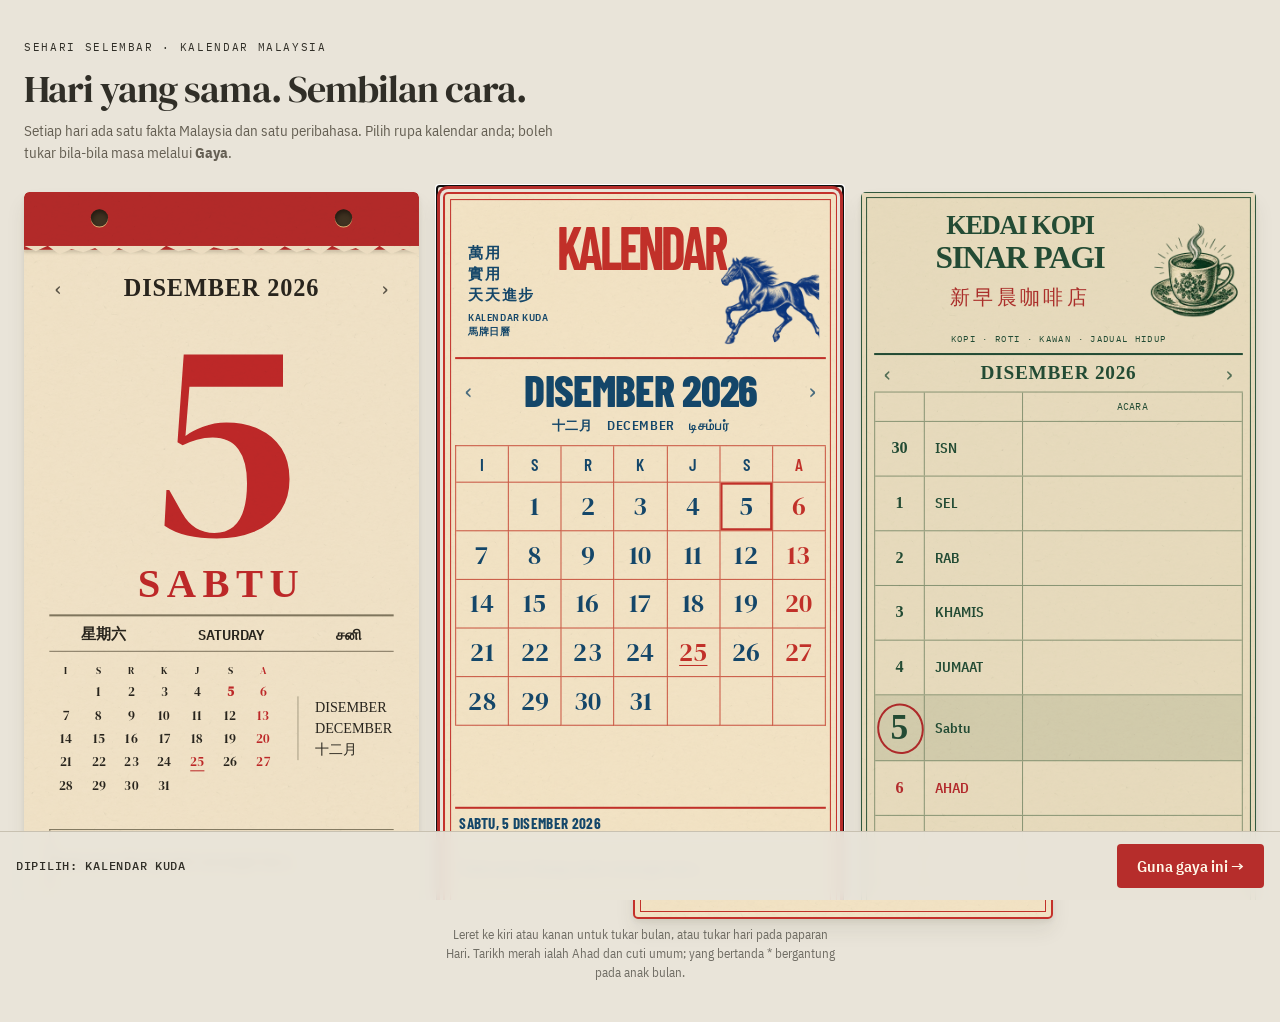
<file: kalendar/index.html>
<!doctype html>
<html lang="ms">
<head>
  <meta charset="utf-8">
  <meta name="viewport" content="width=device-width, initial-scale=1, viewport-fit=cover">
  <title>Sehari Selembar · Kalendar Fakta &amp; Peribahasa</title>
  <meta name="description" content="Kalendar gaya lama Malaysia: fakta, peribahasa dan jadual acara untuk setiap hari, dalam sembilan gaya. Import dari Google Calendar, Apple Calendar, Outlook atau Notion.">
  <meta name="theme-color" content="#c4312b">
  <link rel="manifest" href="manifest.webmanifest">
  <link rel="icon" href="icons/icon.svg" type="image/svg+xml">
  <link rel="apple-touch-icon" href="icons/apple-touch-icon.png">
  <meta name="apple-mobile-web-app-capable" content="yes">
  <meta name="apple-mobile-web-app-title" content="Sehari Selembar">
  <link rel="stylesheet" href="design.css">
  <link rel="stylesheet" href="styles.css">
</head>
<body data-style="kuda">
  <div class="app" id="app">
    <header class="topbar">
      <span class="brand">Sehari Selembar</span>
      <nav class="top-actions" aria-label="Aplikasi">
        <button type="button" class="chip" id="todayBtn">Hari ini</button>
        <button type="button" class="chip" id="themeBtn" aria-haspopup="dialog">Gaya</button>
        <button type="button" class="chip" id="importBtn" aria-haspopup="dialog">Import</button>
        <button type="button" class="chip" id="soundBtn" aria-pressed="true">Bunyi</button>
        <button type="button" class="chip" id="installBtn" hidden>Pasang</button>
      </nav>
    </header>
    <main class="desk">
      <div class="stage" id="stage"><div class="flip-shade" id="flipShade" aria-hidden="true"></div></div>
      <section class="leaf" id="leaf" aria-label="Helaian hari ini" aria-live="polite"></section>
    </main>
    <p class="smallprint">Leret ke kiri atau kanan untuk tukar bulan, atau tukar hari pada paparan Hari. Tarikh merah ialah Ahad dan cuti umum; yang bertanda * bergantung pada anak bulan.</p>
  </div>

  <dialog id="eventDialog" class="event-dialog" aria-labelledby="eventTitle">
    <form id="eventForm">
      <div class="dialog-heading"><h2 id="eventTitle">Tambah acara</h2><button type="button" class="close-dialog" aria-label="Tutup">×</button></div>
      <label>Nama acara<input name="title" autocomplete="off" placeholder="Contoh: Makan keluarga" maxlength="80" required></label>
      <div class="form-row"><label>Tarikh<input name="date" type="date" min="1900-01-01" max="2100-12-31" required></label><label>Masa<input name="time" type="time" value="09:00" required></label></div>
      <label>Tempat <span>(pilihan)</span><input name="place" autocomplete="off" placeholder="Rumah, pejabat…" maxlength="100"></label>
      <button class="save-event" type="submit">Simpan acara</button>
      <button class="delete-event" type="button" id="deleteEvent" hidden>Padam acara ini</button>
    </form>
  </dialog>

  <dialog id="importDialog" class="event-dialog import-dialog" aria-labelledby="importTitle">
    <div class="dialog-heading"><h2 id="importTitle">Import kalendar</h2><button type="button" class="close-dialog" aria-label="Tutup">×</button></div>
    <p class="imp-lead">Bawa masuk acara dari kalendar yang anda guna sekarang. Semuanya kekal dalam pelayar ini.</p>

    <section class="imp-block">
      <h3>Dari fail</h3>
      <label class="imp-drop">Pilih fail .ics, .zip atau .csv<input id="importFile" type="file" accept=".ics,.ical,.ifb,.zip,.csv,text/calendar,text/csv,application/zip" multiple></label>
      <details><summary>Google Calendar</summary><p>Di komputer, buka calendar.google.com → Tetapan → <b>Import &amp; eksport</b> → <b>Eksport</b>. Pilih fail .zip yang dimuat turun di sini; tak perlu nyahzip.</p></details>
      <details><summary>Apple Calendar (Mac / iCloud)</summary><p>Mac: pilih kalendar, kemudian <b>Fail → Eksport → Eksport…</b> untuk dapatkan fail .ics. iPhone: kongsi kalendar sebagai <b>Kalendar Awam</b> di iCloud dan guna pautan di bawah.</p></details>
      <details><summary>Outlook</summary><p>Outlook web: <b>Tetapan → Kalendar → Kalendar dikongsi → Terbitkan kalendar</b>, salin pautan ICS ke bahagian pautan. Outlook desktop: <b>Fail → Simpan Kalendar</b> sebagai .ics.</p></details>
      <details><summary>Notion</summary><p>Pada pangkalan data kalendar Notion, tekan <b>••• → Export → Markdown &amp; CSV</b>. Pilih fail .csv (atau .zip) di sini. Lajur nama dan tarikh dikesan sendiri.</p></details>
    </section>

    <section class="imp-block">
      <h3>Dari pautan langganan</h3>
      <form id="importUrlForm" class="imp-url">
        <label>Pautan iCal<input name="url" type="url" inputmode="url" placeholder="https://… atau webcal://…" required autocomplete="off"></label>
        <label>Nama <span>(pilihan)</span><input name="name" maxlength="60" placeholder="cth: Kerja" autocomplete="off"></label>
        <button class="save-event" type="submit">Langgan</button>
      </form>
      <details><summary>Di mana pautannya?</summary><p><b>Google:</b> Tetapan kalendar → Integrasikan kalendar → <b>Alamat rahsia dalam format iCal</b>. <b>Apple:</b> Kongsi kalendar → Kalendar Awam → salin pautan webcal://. <b>Outlook:</b> pautan ICS dari Terbitkan kalendar. <b>Notion Calendar:</b> mana-mana kalendar yang memberi pautan .ics.</p><p>Langganan disegerak semula bila aplikasi dibuka. Pautan rahsia memberi akses baca kepada kalendar itu, jadi jangan kongsi.</p></details>
    </section>

    <p class="imp-status" id="importStatus" role="status" aria-live="polite"></p>
    <section class="imp-block"><h3>Kalendar diimport</h3><div id="importSources"></div></section>
  </dialog>

  <div class="onboard" id="onboard" hidden>
    <div class="ob-inner" role="dialog" aria-modal="true" aria-labelledby="obTitle">
      <button type="button" class="ob-close" id="obClose" aria-label="Tutup" hidden>×</button>
      <p class="eyebrow">SEHARI SELEMBAR · KALENDAR MALAYSIA</p>
      <h1 id="obTitle">Hari yang sama. Sembilan cara.</h1>
      <p class="ob-sub">Setiap hari ada satu fakta Malaysia dan satu peribahasa. Pilih rupa kalendar anda; boleh tukar bila-bila masa melalui <b>Gaya</b>.</p>
      <div class="ob-grid" id="obGrid" role="radiogroup" aria-label="Gaya kalendar"></div>
      <div class="ob-bar"><span class="ob-picked" id="obPicked"></span><button type="button" class="ob-go" id="obGo">Guna gaya ini →</button></div>
    </div>
  </div>

  <p id="announcement" class="sr-only" role="status" aria-live="polite"></p>
  <script src="data/holidays.js"></script>
  <script src="data/facts.js"></script>
  <script src="data/peribahasa.js"></script>
  <script src="import.js"></script>
  <script src="app.js"></script>
</body>
</html>
</file>
<file: kalendar/design.css>
@import url('assets/fonts.css');

:root{color-scheme:light;--board:#e9e4d9;--ui:'IBM Plex Sans Condensed',Arial,sans-serif;--serif:'DM Serif Display',Georgia,serif;--display:'Barlow Condensed','Arial Narrow',sans-serif;--mono:'IBM Plex Mono',monospace}
*{box-sizing:border-box}
body{margin:0;background:var(--board);color:#302e27;font-family:var(--ui);font-size:16px}
button,input,textarea{font:inherit}
button,a,input,textarea{-webkit-tap-highlight-color:transparent}
button{cursor:pointer}
button:focus-visible,a:focus-visible,input:focus-visible,textarea:focus-visible{outline:3px solid #c18a28;outline-offset:4px}
a{color:inherit;text-underline-offset:4px}
.gallery-header{max-width:1340px;margin:0 auto;padding:58px 36px 38px;display:flex;justify-content:space-between;gap:40px;border-bottom:1px solid #c8c1b1}
.eyebrow{font-family:var(--mono);font-size:11px;letter-spacing:.15em;margin:0 0 14px}
h1{font-family:var(--serif);font-weight:400;font-size:clamp(30px,3vw,46px);line-height:1.1;letter-spacing:-.025em;margin:0}
.gallery-intro{width:285px;padding-top:3px;flex-shrink:0}
.gallery-intro p{margin:0 0 8px;line-height:1.45;font-size:15px;color:#655f53}
.gallery-intro p:first-child{color:#302e27;font-size:18px;font-weight:600}
.studies{max-width:1340px;margin:auto;padding:40px 36px 70px;display:grid;grid-template-columns:repeat(3,minmax(0,1fr));gap:48px 34px;align-items:start}
.study{min-width:0}
.study-heading{display:flex;align-items:center;justify-content:space-between;gap:12px;margin-bottom:15px}
.study-heading h2{font-family:var(--serif);font-size:23px;letter-spacing:-.03em;font-weight:400;margin:0}
.study-heading .number{font-family:var(--mono);font-size:11px;margin-right:9px;color:#7d7464;vertical-align:middle}
.study-link{font-family:var(--mono);font-size:10px;white-space:nowrap;text-decoration:none;padding:6px 0;border-bottom:1px solid #a69b86}
.study-description{margin:13px 0 0;color:#6c6559;font-size:14px;line-height:1.4;max-width:350px}
.screen{--paper:#f2e7d0;--ink:#28251e;--accent:#bf2c2d;--line:#b4a489;--button-ink:#fff4df;position:relative;isolation:isolate;width:100%;min-height:758px;padding:24px 24px 18px;background:var(--paper);color:var(--ink);border-radius:5px;box-shadow:0 3px 5px #37302113,0 12px 20px #37302113;overflow:hidden;display:flex;flex-direction:column;container-type:inline-size}
.screen:after{content:'';position:absolute;inset:0;background-image:url('assets/paper-grain.webp');background-size:500px;opacity:.25;mix-blend-mode:multiply;pointer-events:none;z-index:5}
.screen>*{position:relative;z-index:1}
.screen button{color:inherit}
.month-heading{font-family:var(--serif);font-weight:400;margin:0;line-height:1.04;letter-spacing:-.055em;font-size:38px;white-space:nowrap}
.month-heading.split{white-space:normal}
.month-heading.split .year{display:block}
.multilingual{display:flex;align-items:center;justify-content:center;gap:12px;font-size:13px;margin:9px 0 15px;letter-spacing:.04em;line-height:1.4}
.month-title-wrap{position:relative}
.month-nav{display:flex;align-items:center;justify-content:space-between;gap:3px}
.month-nav .month-heading{text-align:center;flex:1;min-width:0}
.nav-arrow{border:0;background:transparent;color:inherit;padding:5px;font-size:25px;line-height:1;width:26px;flex:0 0 26px;opacity:.75}
.nav-arrow:hover{opacity:1;background:#00000008}
.calendar{display:grid;grid-template-columns:repeat(7,minmax(0,1fr));width:100%;font-family:var(--serif);align-content:start}
.weekday{font-size:13px;text-align:center;min-height:29px;display:grid;place-items:center;font-weight:400}
.date-cell{border:0;background:transparent;min-width:0;height:44px;display:grid;place-items:center;font-family:var(--serif);font-size:23px;position:relative;padding:0;border-radius:0;font-weight:400}
.date-cell:hover{background:#00000008}
.date-cell.sunday,.weekday.sunday{color:var(--accent)}
.date-cell.outside{opacity:.4}
.date-cell.selected .date-number{background:var(--accent);color:var(--button-ink);border-radius:50%;width:36px;height:36px;display:grid;place-items:center}
.date-cell.has-events:after{content:'';position:absolute;bottom:2px;width:3px;height:3px;border-radius:50%;background:currentColor;opacity:.6}
.date-cell.selected.has-events:after{display:none}
.mini-calendar .weekday{font-size:10px;min-height:20px}
.mini-calendar .date-cell{font-size:13px;height:23px}
.mini-calendar .date-cell.selected .date-number{width:21px;height:21px}
.date-caption{font-family:var(--display);font-weight:600;font-size:15px;letter-spacing:.015em;margin:10px 0 8px;text-transform:uppercase}
.agenda{margin-top:auto;border-top:1px solid var(--line);padding-top:7px}
.event-row{width:100%;display:grid;grid-template-columns:47px 1fr 17px;gap:10px;align-items:center;min-height:33px;border:0;border-bottom:1px solid color-mix(in srgb,var(--line) 55%,transparent);text-align:left;background:transparent;font-size:15px;padding:3px 0;font-weight:500}
.event-row:last-child{border-bottom:0}
.event-row time{font-variant-numeric:tabular-nums}
.event-row .event-title{min-width:0;overflow-wrap:anywhere}
.event-row .event-place{display:block;font-size:12px;opacity:.65;font-weight:400;margin-top:2px}
.event-row .check{width:15px;height:15px;border:1px solid var(--ink);border-radius:50%;display:grid;place-items:center;line-height:1;font-size:10px;opacity:.65}
.event-row.completed .event-title{text-decoration:line-through;opacity:.5}
.event-row.completed .check{background:var(--ink);color:var(--paper);opacity:1}
.empty-events{min-height:60px;display:flex;align-items:center;color:var(--ink);opacity:.65;font-size:14px;margin:0}
.controls{display:flex;align-items:center;justify-content:space-between;gap:16px;margin-top:13px}
.view-switch{display:flex;flex:1;max-width:190px;border:1px solid var(--accent);border-radius:4px;overflow:hidden}
.view-switch button{min-width:0;flex:1;background:transparent;border:0;padding:7px 14px;font-size:14px;line-height:1.1}
.view-switch button[aria-pressed=true]{background:var(--accent);color:var(--button-ink)}
.add-event{border:1px solid var(--accent);background:var(--accent);color:var(--button-ink)!important;border-radius:4px;min-height:35px;padding:6px 17px;white-space:nowrap;font-size:16px;line-height:1.2}
.add-event:hover,.save-event:hover{filter:brightness(.91)}
.print-art{background-image:url('assets/print-atlas.webp');background-size:300% 200%;background-repeat:no-repeat;display:block;pointer-events:none;flex-shrink:0;aspect-ratio:1;clip-path:inset(2% 5%)}
.art-horse{background-position:0 0}.art-coffee{background-position:50% 0}.art-goods{background-position:100% 0}.art-flower{background-position:0 100%}.art-bus{background-position:50% 100%}.art-moon{background-position:100% 100%}
.selected-day{display:flex;align-items:center;gap:18px;border-top:1px solid var(--line);padding-top:12px;margin-top:20px}
.selected-day .selected-number{font-family:var(--serif);font-size:90px;line-height:.95;color:var(--accent)}
.selected-day h3{margin:0;font-family:var(--display);font-size:26px;text-transform:uppercase;line-height:1.1}
.selected-day p{font-size:12px;letter-spacing:.13em;text-transform:uppercase;margin:6px 0 0}
.gallery-footer{max-width:1268px;margin:0 auto 35px;border-top:1px solid #c8c1b1;padding:20px 0;display:flex;justify-content:space-between;gap:18px;color:#6c6559;font-size:13px}

/* 01: The date is the page. */
.tearoff{padding:79px 25px 20px;--paper:#f2e7d0;--accent:#bf292a;--line:#817862}
.binding{position:absolute;left:0;top:0;width:100%;height:57px;background:#b42b2b;border-radius:5px 5px 0 0;box-shadow:0 3px 3px #38291c2b}
.binding:after{content:'';position:absolute;bottom:-7px;left:0;right:0;height:11px;background:#efe3cc;clip-path:polygon(0 0,3% 50%,6% 0,9% 80%,12% 30%,15% 60%,18% 20%,21% 100%,24% 20%,27% 70%,30% 35%,33% 75%,36% 0,39% 50%,42% 30%,45% 80%,48% 15%,51% 40%,54% 20%,57% 100%,60% 20%,63% 80%,66% 5%,69% 60%,72% 25%,75% 80%,78% 0,81% 55%,84% 20%,87% 80%,90% 0,93% 75%,96% 30%,100% 80%,100% 0)}
.binding i{position:absolute;top:17px;width:17px;height:17px;border-radius:50%;background:#3f3322;box-shadow:inset 1px 3px 4px #140c0899,0 1px 0 #e5b679;left:17%}
.binding i+ i{left:auto;right:17%}
.tearoff .month-heading{font-family:Georgia,serif;font-weight:bold;font-size:24px;letter-spacing:.035em}
.tearoff .nav-arrow{font-size:22px;width:18px;flex-basis:18px}
.tear-date{font-family:var(--serif);font-size:280px;line-height:.88;text-align:center;font-weight:400;letter-spacing:-.08em;padding-right:.07em;color:var(--accent);margin:6px -10px 0}
.tear-date.two-digit{font-size:228px;letter-spacing:-.1em;margin-top:28px;margin-bottom:19px}
.tear-weekday{font-family:Georgia,serif;font-weight:bold;font-size:40px;letter-spacing:.16em;text-align:center;color:var(--accent);margin:0 0 7px}
.tear-translations{display:flex;align-items:center;justify-content:space-around;gap:8px;border-top:2px solid var(--line);border-bottom:1px solid var(--line);padding:7px 0;font-size:15px;font-weight:600}
.tear-month{display:grid;grid-template-columns:2.4fr 1fr;gap:18px;padding-top:8px;margin-bottom:13px}
.tear-month-label{border-left:1px solid #aaa18a;padding-left:16px;align-self:center;text-transform:uppercase;font-family:Georgia,serif;font-size:14px;line-height:1.5}
.tearoff .mini-calendar .date-cell.selected .date-number{background:transparent;color:var(--accent);font-weight:700}
.tearoff .agenda{padding:0;border-top:1px solid var(--line);border-left:1px solid var(--line)}
.tearoff .event-row{padding:3px 7px;grid-template-columns:46px 1fr;font-weight:600}
.tearoff .event-row time{border-right:1px solid var(--line);padding-right:8px}
.tearoff .check{display:none}
.tearoff .controls{justify-content:center;margin-top:11px}
.tearoff .add-event{min-height:37px;width:145px}

/* 02: Racing-horse wall calendar. */
.horse{--paper:#f4e8ce;--ink:#14486f;--accent:#c4312b;--line:#cc5543;padding:10px 10px 14px;border:2px solid var(--accent);outline:1px solid var(--accent);outline-offset:-8px}
.horse-masthead{height:153px;position:relative;border-bottom:2px solid var(--accent);padding:5px 10px;flex-shrink:0}
.horse-masthead h3{font-family:var(--display);font-size:60px;font-weight:700;color:var(--accent);margin:0;text-align:center;letter-spacing:-.065em;transform:scaleX(.85);transform-origin:center}
.horse-masthead .art-horse{position:absolute;width:111px;height:111px;right:1px;bottom:2px}
.horse-copy{position:absolute;left:13px;bottom:18px;line-height:1.4;font-size:15px;font-weight:600;letter-spacing:.1em}
.horse-copy small{font-size:10px;display:block;letter-spacing:.045em;margin-top:5px}
.horse .month-title-wrap{padding-top:8px}
.horse .month-heading{font-family:var(--display);font-size:43px;font-weight:800;letter-spacing:-.02em}
.horse .multilingual{margin:4px 0 10px;font-weight:600;gap:14px;font-size:13px}
.horse .calendar{border-top:1px solid var(--line);border-left:1px solid var(--line);margin-bottom:3px}
.horse .weekday,.horse .date-cell{border-right:1px solid var(--line);border-bottom:1px solid var(--line)}
.horse .weekday{height:36px;font-family:var(--display);font-size:17px;font-weight:600}
.horse .date-cell{height:48px;font-size:26px}
.horse .date-cell.selected .date-number{width:100%;height:100%;border:2px solid var(--accent);border-radius:0;background:transparent;color:var(--ink)}
.horse .agenda{margin-top:auto;border-top:2px solid var(--accent);color:#2e2a21;padding:5px 4px 0}
.horse .date-caption{color:#14486f;font-size:15px;margin:0 0 5px;font-weight:700}
.horse .event-row{min-height:31px;font-size:16px;border-color:#bb9d84}
.horse .event-row .check{border-color:#14486f}
.horse .controls{padding:0 4px;margin-top:10px;gap:12px}
.horse .view-switch{max-width:220px}

/* 03: Coffee-shop accounts become a week. */
.ledger{--paper:#e9e0c6;--ink:#234d37;--accent:#24553c;--line:#8a987a;padding:12px 12px 18px;border:1px solid #31583e;outline:1px solid #31583e;outline-offset:-6px;border-radius:0}
.coffee-masthead{height:148px;padding:7px 76px 0 0;border-bottom:2px solid var(--ink);text-align:center}
.coffee-masthead h3{font-family:Georgia,serif;font-size:31px;line-height:1;letter-spacing:-.04em;margin:0;text-transform:uppercase;font-weight:900}
.coffee-masthead h3 small{display:block;font-size:26px;margin-bottom:3px}
.coffee-masthead .chinese{font-size:20px;color:#ad302d;letter-spacing:.15em;margin:10px 0 9px;white-space:nowrap}
.coffee-masthead .strapline{position:absolute;left:0;right:0;bottom:9px;margin:0;font-family:var(--mono);font-size:9px;letter-spacing:.14em}
.coffee-masthead .art-coffee{position:absolute;right:-8px;top:10px;width:111px}
.ledger .month-title-wrap{border-bottom:1px solid var(--line)}
.ledger .month-heading{font-family:Georgia,serif;font-weight:700;font-size:19px;letter-spacing:.04em;padding:8px 0}
.ledger .nav-arrow{font-size:24px;padding:5px}
.ledger-table{display:flex;flex-direction:column;flex:1;font-size:15px;margin-top:0;border-left:1px solid var(--line);border-right:1px solid var(--line)}
.ledger-columns{display:grid;grid-template-columns:49px 97px 1fr;min-height:29px;font-family:var(--mono);font-size:10px;border-bottom:1px solid var(--line);text-align:center;align-items:center}
.ledger-columns>*{height:100%;border-right:1px solid var(--line);display:flex;align-items:center;justify-content:center}
.ledger-columns>:last-child{border:0}
.ledger-row{display:grid;grid-template-columns:49px 97px 1fr;min-height:54px;border-bottom:1px solid var(--line)}
.ledger-day{display:contents}
.ledger-day button{background:transparent;border:0;border-right:1px solid var(--line);padding:5px;font-size:16px;text-align:center;font-family:Georgia,serif;font-weight:700;position:relative;min-width:0}
.ledger-day button+button{text-align:left;padding-left:10px;font-family:var(--ui);font-size:14px;font-weight:600}
.ledger-day .sunday{color:#b52c2f}
.ledger-row.is-selected{background:#798d6730;min-height:65px}
.ledger-row.is-selected .ledger-num:after{content:'';position:absolute;border:2px solid #b02b2c;width:42px;height:46px;border-radius:50%;left:2px;top:8px;transform:rotate(-9deg);pointer-events:none}
.ledger-num{display:grid;place-items:center}
.ledger-row.is-selected .ledger-num{font-size:35px}
.ledger-events{padding:5px 7px;align-self:center;color:#2f3027;font-size:13px;line-height:1.5}
.ledger-event{display:block;background:none;border:0;text-align:left;padding:0;font-size:13px;width:100%;line-height:1.4;overflow-wrap:anywhere}
.ledger-event.completed{text-decoration:line-through;opacity:.5}
.ledger-events .empty-events{min-height:0;font-size:12px}
.ledger-tail{display:grid;grid-template-columns:49px 97px 1fr;flex:1;min-height:75px;background:repeating-linear-gradient(transparent 0,transparent 32px,#9ba28788 32px,#9ba28788 33px)}
.ledger-tail>*{border-right:1px solid var(--line)}
.ledger-tail>:last-child{border:0}
.ledger .controls{margin-top:14px;gap:17px}
.ledger .view-switch{border-color:var(--ink)}
.ledger .agenda{margin-top:24px}

/* 04: The sponsored sundry-shop calendar. */
.runcit{--paper:#f4d866;--ink:#134d37;--accent:#c92d31;--line:#b48032;padding:14px 14px 16px}
.shop-masthead{height:222px;border-bottom:2px solid var(--ink);position:relative;overflow:hidden}
.shop-masthead h3{font-family:var(--display);font-size:74px;font-weight:900;line-height:.86;letter-spacing:-.025em;color:var(--accent);margin:0;text-align:center}
.shop-masthead h4{font-family:var(--display);font-size:34px;line-height:1;letter-spacing:-.01em;margin:3px 0 0;text-align:center;font-weight:800}
.shop-masthead .art-goods{width:220px;height:104px;background-size:300% 423.08%;background-position:100% 19%;margin:0 auto;clip-path:inset(0 3%)}
.shop-masthead p{position:absolute;bottom:4px;left:0;right:0;margin:0;font-family:var(--display);font-weight:700;font-size:12px;text-align:center;line-height:1.1;letter-spacing:.03em}
.runcit .month-heading{font-family:var(--display);font-size:44px;font-weight:800;letter-spacing:-.035em;margin-top:9px}
.runcit .month-heading .month-word{color:var(--accent)}
.runcit .multilingual{font-size:12px;margin:4px 0 12px;font-weight:600}
.runcit .calendar{border-left:1px solid var(--line);border-top:1px solid var(--line)}
.runcit .weekday{color:#ffebc6;background:var(--accent);border-right:1px solid #f3d98f;font-family:var(--display);font-size:18px;font-weight:600;min-height:31px}
.runcit .date-cell{height:43px;border-right:1px solid var(--line);border-bottom:1px solid var(--line);font-family:var(--display);font-size:26px;font-weight:700}
.runcit .date-cell.selected .date-number{border-radius:0;background:var(--ink);width:32px;height:33px}
.receipt{position:relative;background:#f8edd6;color:#24251e;padding:15px 14px 10px;margin:16px -2px 0;flex:1;display:flex;flex-direction:column}
.receipt:before{content:'';position:absolute;top:-6px;left:0;right:0;height:7px;background:linear-gradient(135deg,transparent 5px,#f8edd6 0) 0 0/10px 8px repeat-x}
.runcit .agenda{margin-top:0;border-top:0;padding:0}
.runcit .date-caption{font-size:15px;line-height:1.1;margin:0 0 5px;border-bottom:1px dotted #9c8d72;padding-bottom:5px;color:#194630}
.runcit .event-row{border-bottom:1px dotted #c1a58a;font-size:15px;min-height:30px;grid-template-columns:42px 1fr 14px}
.runcit .event-row .check{border-color:var(--accent);width:12px;height:12px}
.runcit .controls{margin-top:10px;justify-content:center}
.runcit .add-event{width:146px}

/* 05: An open printed page with a textile margin. */
.batik{--paper:#f2e7cf;--ink:#17364d;--accent:#d9a03b;--line:#a19372;--button-ink:#fff6e4;padding:33px 78px 22px 22px}
.batik-strip{position:absolute;top:0;bottom:0;right:0;width:61px;background:#163751 url('assets/batik-strip.webp') center top/100% auto repeat-y;border-left:2px solid #d7ae68}
.batik .month-heading{font-size:48px;line-height:.9;letter-spacing:-.055em;position:relative;text-align:left}
.batik .month-heading .year{font-size:49px}
.batik .month-nav{display:block}
.batik .nav-arrow{position:absolute;top:103px;right:0;font-size:19px;width:22px;padding:0}
.batik .nav-arrow:first-child{right:25px}
.batik .multilingual{font-size:11px;gap:9px;white-space:nowrap;justify-content:flex-start;margin:14px 0 20px;letter-spacing:.02em}
.batik .calendar{border-top:1px solid var(--line);margin-bottom:135px}
.batik .weekday{min-height:34px;font-size:12px}
.batik .date-cell{font-size:23px;height:46px}
.batik .date-cell.sunday,.batik .weekday.sunday{color:#b6382f}
.batik .date-cell.selected .date-number{width:40px;height:40px}
.batik .agenda{padding-top:12px}
.batik .date-caption{font-family:Georgia,serif;font-weight:700;font-size:13px;white-space:nowrap;margin:0 0 14px}
.batik .event-row{font-size:15px;min-height:34px;grid-template-columns:42px 1fr 14px;gap:8px}
.batik .controls{gap:10px;margin-right:-25px;margin-top:20px;flex-wrap:wrap}
.batik .view-switch{border-color:var(--ink);max-width:165px}
.batik .view-switch button[aria-pressed=true]{background:var(--ink)}
.batik .view-switch button{padding:9px 11px}
.batik .add-event{padding:8px 12px;color:#17364d!important}

/* 06: Tourism postcard above a familiar month. */
.postcard{--paper:#f2e1bb;--ink:#17384c;--accent:#dd8875;--line:#b79e79;padding:0 18px 19px}
.postcard-picture{height:247px;margin:0 -18px 14px;position:relative;overflow:hidden;border-bottom:2px solid #b9a382}
.postcard-picture img{width:100%;height:100%;object-fit:cover;object-position:center 60%;display:block}
.postcard-greeting{position:absolute;right:17px;top:16px;display:block;text-align:center;font-size:14px;line-height:1.1;font-family:Georgia,serif;font-style:italic;color:#254756;text-shadow:0 1px 3px #fff2d7}
.postcard-greeting strong{display:block;font-family:var(--display);font-style:normal;letter-spacing:.16em;font-size:17px;margin-top:4px}
.postcard .month-heading{font-size:39px;letter-spacing:-.055em}
.postcard .nav-arrow{width:18px;flex-basis:18px;font-size:19px;padding:0}
.postcard .multilingual{font-size:12px;gap:9px;margin:5px 0 12px}
.postcard .calendar{border-top:1px solid var(--line);border-left:1px solid var(--line)}
.postcard .date-cell,.postcard .weekday{border-right:1px solid var(--line);border-bottom:1px solid var(--line)}
.postcard .weekday{min-height:26px;font-size:12px}
.postcard .date-cell{height:37px;font-size:22px}
.postcard .date-cell.sunday,.postcard .weekday.sunday{color:#b5322c}
.postcard .date-cell.selected .date-number{border-radius:0;width:100%;height:100%}
.postcard-bottom{display:grid;grid-template-columns:93px 1fr;gap:10px;margin-top:auto;padding-top:17px}
.postcard-bottom .art-flower{width:105px;height:105px;align-self:center;filter:saturate(.55)}
.postcard .agenda{border:0;margin:0;padding-top:0}
.postcard .date-caption{font-size:13px;letter-spacing:0;margin:0 0 6px}
.postcard .event-row{font-size:14px;min-height:29px;grid-template-columns:40px 1fr 12px;gap:5px}
.postcard .event-row .check{width:12px;height:12px}
.postcard .controls{gap:12px;margin-top:12px}
.postcard .view-switch{max-width:218px}
.postcard .view-switch button[aria-pressed=true]{background:#f1d0b0;color:var(--ink)}
.postcard .add-event{font-size:15px}

/* 07: A stamped daily form. */
.stamp{--paper:#eee4ce;--ink:#853340;--accent:#943340;--line:#a87069;padding:21px 20px 18px;border:1px solid var(--line);outline:1px solid var(--line);outline-offset:-10px;border-radius:1px}
.stamp-header{height:86px;position:relative;display:flex;justify-content:space-between;align-items:flex-start}
.stamp-header p{font-family:var(--mono);font-size:11px;line-height:1.15;letter-spacing:.1em;margin:0}
.stamp-header .serial{font-size:12px;letter-spacing:.02em;text-align:right}
.weekday-stamp{position:absolute;right:0;top:29px;border:3px double var(--accent);padding:1px 6px;font-family:var(--display);font-weight:800;font-size:32px;line-height:1.1;letter-spacing:.025em;transform:rotate(-5deg)}
.stamp-date{font-family:var(--display);font-weight:700;font-size:60px;line-height:1.05;letter-spacing:-.055em;white-space:nowrap;margin:0 0 10px;text-align:center}
.stamp .month-title-wrap{border-top:2px solid var(--line);border-bottom:1px solid var(--line)}
.stamp .month-heading{font-family:var(--mono);font-size:14px;letter-spacing:-.02em;line-height:1.3}
.stamp .nav-arrow{font-size:20px}
.stamp .agenda{margin:23px 0 0;border:0;padding:0 0 0 23px;position:relative}
.stamp .agenda:before{content:'';position:absolute;top:12px;bottom:12px;width:1px;background:var(--accent);left:7px}
.stamp .event-row{position:relative;font-size:16px;grid-template-columns:53px 1fr 14px;min-height:66px;align-items:start;padding-top:6px;border-color:#b3917b;font-weight:600;gap:9px}
.stamp .event-row:before{content:'';width:10px;height:10px;border-radius:50%;position:absolute;left:-20px;top:9px;background:var(--accent)}
.stamp .event-row time{font-family:var(--mono);font-size:14px}
.stamp .event-row .event-place{font-family:var(--mono);font-size:11px;color:#443e31;letter-spacing:0}
.stamp .event-row .check{border-radius:0;width:13px;height:13px;margin-top:3px}
.stamp-notes{display:block;margin:20px 0 0;border-top:1px solid var(--line);padding-top:5px;font-family:var(--mono);font-size:11px;letter-spacing:.03em}
.stamp-notes textarea{display:block;width:100%;height:124px;border:0;outline-offset:2px;resize:vertical;font-size:12px;line-height:31px;background:repeating-linear-gradient(transparent 0,transparent 30px,#ad9a7e90 30px,#ad9a7e90 31px);color:var(--ink);padding:0;margin-top:4px;letter-spacing:0}
.stamp-footer{display:grid;grid-template-columns:1.2fr 1fr;gap:16px;align-items:center;border-top:1px solid var(--line);margin-top:auto;padding-top:14px}
.stamp-mini-title{font-size:12px;font-family:var(--display);font-weight:600;letter-spacing:.1em;margin:0 0 3px}
.stamp .mini-calendar .date-cell{font-family:var(--display);font-weight:600;font-size:12px;height:19px}
.stamp .mini-calendar .weekday{font-family:var(--mono);font-size:9px;min-height:16px}
.stamp .mini-calendar .date-cell.selected .date-number{width:18px;height:18px}
.print-seal{width:115px;height:115px;border:4px double var(--accent);border-radius:50%;display:flex;flex-direction:column;align-items:center;justify-content:center;gap:6px;transform:rotate(15deg);font-family:var(--display);font-size:19px;line-height:1;letter-spacing:.12em}
.print-seal strong{font-family:Georgia,serif;font-size:29px;line-height:1}
.stamp .controls{gap:11px;margin-top:16px}
.stamp .view-switch,.stamp .add-event{border-radius:0}
.stamp .view-switch{max-width:200px}

/* 08: Two inks, a large date, and a city bus. */
.riso{--paper:#f6ead3;--ink:#285db0;--accent:#e94a47;--line:#e76560;padding:15px 17px 19px}
.riso-masthead{height:270px;position:relative}
.riso-masthead h3{font-family:var(--display);font-weight:900;font-size:160px;line-height:.78;letter-spacing:-.04em;color:var(--accent);margin:0 0 13px;position:relative;z-index:1}
.riso-masthead .riso-year{font-family:var(--display);font-size:65px;font-weight:800;color:var(--accent);line-height:.9;margin:0;position:relative;z-index:1}
.riso-masthead .art-flower{position:absolute;width:200px;right:-14px;top:96px}
.riso-masthead .riso-languages{margin:10px 0 0;font-family:var(--ui);font-size:15px;line-height:1.3;font-weight:600;display:flex;flex-direction:column;align-items:flex-start;gap:3px}
.riso .calendar{border-top:3px solid var(--accent);border-bottom:3px solid var(--accent)}
.riso .weekday{font-family:var(--display);font-size:17px;font-weight:600;min-height:36px;border-bottom:1px solid #baab92}
.riso .date-cell{font-family:var(--display);font-size:22px;font-weight:600;height:44px;border-bottom:1px solid #baab92}
.riso .date-cell.selected .date-number{width:38px;height:38px}
.riso-bottom{display:grid;grid-template-columns:43% 1fr;gap:7px;flex:1;margin-top:15px;min-height:170px}
.riso-bottom .art-bus{width:100%;align-self:end;margin-bottom:6px}
.riso .agenda{margin:0;border:0;padding:0;display:flex;flex-direction:column}
.riso .date-caption{font-family:var(--display);font-size:15px;letter-spacing:.06em;margin:0 0 7px;line-height:1.1}
.riso .date-caption .caption-weekday{display:block}
.riso .event-row{font-size:15px;grid-template-columns:40px 1fr 12px;gap:6px;border-color:#bd9b89;min-height:34px;color:#292820}
.riso .event-row .check{width:12px;height:12px}
.riso .add-event{margin-top:auto;align-self:flex-end;padding:6px 17px}
.riso>.controls{justify-content:center;margin-top:8px}
.riso .view-switch{max-width:230px;border-color:var(--ink)}
.riso .view-switch button[aria-pressed=true]{background:var(--ink)}
.riso .week-navigation{display:flex;align-items:center;justify-content:space-between;font-family:var(--mono);font-size:10px;margin-top:5px}
.riso .week-navigation button{background:transparent;border:0;color:var(--ink);font-size:16px;padding:0 6px}

/* 09: Brass rules and cream type on ink-black paper. */
.midnight{color-scheme:dark;--paper:#25251f;--ink:#ead4a7;--accent:#d6412b;--line:#a58147;--button-ink:#fff0d4;padding:23px 18px 20px;background-color:var(--paper)}
.midnight:after{opacity:.08;mix-blend-mode:screen}
.midnight .month-heading{font-size:35px;letter-spacing:-.035em;text-align:left}
.midnight .month-nav{display:block}
.midnight .nav-arrow{position:absolute;right:0;top:4px;font-size:17px;z-index:2;width:15px;padding:0}
.midnight .nav-arrow:first-child{right:18px}
.midnight .multilingual{font-size:11px;letter-spacing:.1em;gap:13px;justify-content:flex-start;margin:12px 0 20px}
.midnight .art-moon{width:78px;position:absolute;right:0;top:-5px;opacity:.8;z-index:0}
.midnight .calendar{border-top:1px solid var(--line);border-bottom:1px solid var(--line);padding-bottom:18px;margin-bottom:0}
.midnight .weekday{min-height:34px;font-size:13px}
.midnight .date-cell{height:42px;font-size:23px}
.midnight .date-cell:hover{background:#ffffff0d}
.midnight .date-cell.selected .date-number{width:35px;height:35px}
.midnight .selected-day{margin-top:0;padding:16px 0 19px;border-top:0;border-bottom:1px solid var(--line);gap:12px;min-height:155px}
.midnight .selected-number{font-size:125px;line-height:.8;letter-spacing:-.07em;min-width:75px}
.midnight .selected-day-copy{border-left:1px solid var(--line);padding-left:15px}
.midnight .selected-day h3{font-family:var(--display);font-size:28px;color:var(--ink);letter-spacing:.025em}
.midnight .selected-day p{font-size:13px;letter-spacing:.2em;margin:5px 0}
.midnight .selected-day .art-moon{position:relative;top:auto;right:auto;width:87px;margin-left:auto;align-self:flex-end;opacity:.55}
.midnight .agenda{margin-top:auto;border-top:0;padding-top:14px}
.midnight .event-row{min-height:44px;font-size:16px;border-color:var(--line);grid-template-columns:49px 1fr 17px}
.midnight .event-row .check{border-color:#bc964e;opacity:1}
.midnight .event-row.completed .check{background:var(--ink);color:var(--paper)}
.midnight .controls{margin-top:17px;gap:14px}
.midnight .view-switch{border-color:var(--line);max-width:225px}
.midnight .view-switch button[aria-pressed=true]{background:#5d2c20;color:var(--ink)}
.midnight .view-switch button{font-size:15px;min-height:38px}
.midnight .add-event{font-size:15px;min-height:40px;padding:7px 17px}
.screen[data-view=day] .calendar:not(.mini-calendar){display:none}
.screen[data-view=day] .day-expanded{display:flex;margin-top:24px;min-height:205px;border-bottom:1px solid var(--line);padding-bottom:20px;align-items:center}
.day-expanded{display:none}
.screen[data-view=day] .agenda{flex:1;margin-top:25px}
.screen[data-view=day] .event-row{min-height:49px}
.screen[data-view=day].batik .calendar{margin-bottom:0}
.screen[data-view=day].postcard .postcard-bottom{display:block;padding:0;margin-top:18px}
.screen[data-view=day].postcard .postcard-bottom>.print-art{display:none}
.screen[data-view=day].riso .riso-bottom{grid-template-columns:35% 1fr}
.screen[data-view=day].midnight .selected-day{min-height:260px}
.screen[data-view=day].midnight .selected-number{font-size:150px}

/* Shared event form and standalone pages. */
.event-dialog{--modal-paper:#f6efdf;--modal-ink:#263327;--modal-accent:#b62d2b;width:min(440px,calc(100vw - 32px));max-height:calc(100dvh - 32px);overflow:auto;border:1px solid #b3a48b;border-radius:5px;padding:27px;background:var(--modal-paper);color:var(--modal-ink);box-shadow:0 15px 80px #211b224d;color-scheme:light}
.event-dialog::backdrop{background:#27231c80;backdrop-filter:blur(3px)}
.dialog-heading{display:flex;align-items:center;justify-content:space-between;margin-bottom:24px;gap:18px}
.dialog-heading h2{font:400 28px var(--serif);margin:0}
.close-dialog{border:0;background:transparent;font-size:29px;padding:0 3px;color:var(--modal-ink);line-height:1}
.event-dialog label{display:block;font-size:14px;font-weight:600;line-height:1.4;margin-bottom:17px}
.event-dialog label span{font-weight:400;opacity:.6}
.event-dialog input{width:100%;min-width:0;display:block;margin-top:6px;border:1px solid #beaf94;border-radius:2px;padding:10px 11px;background:#fffaf0;color:#282d25;font-size:16px;font-weight:400;min-height:45px}
.form-row{display:grid;grid-template-columns:1.3fr 1fr;gap:14px}
.save-event{width:100%;padding:12px 20px;min-height:45px;border:0;border-radius:3px;background:var(--modal-accent);color:#fff8e9;font-size:16px;font-weight:600}
.reset-actions{display:grid;grid-template-columns:1fr 1fr;gap:12px;margin-top:24px}
.cancel-reset{border:1px solid #b4a58b;border-radius:3px;padding:10px;background:transparent;color:inherit}
.reset-actions .save-event{padding:12px 10px}
.sr-only{position:absolute!important;width:1px;height:1px;padding:0;margin:-1px;overflow:hidden;clip:rect(0,0,0,0);white-space:nowrap;border:0}
.solo-header{max-width:1080px;margin:auto;padding:25px 28px;display:flex;align-items:center;justify-content:space-between;gap:20px;border-bottom:1px solid #c8c1b1}
.solo-header a{font-size:14px;text-decoration:none}
.solo-header nav{display:flex;gap:24px;font-family:var(--mono);font-size:11px}
.solo-main{max-width:440px;margin:35px auto;padding:0 25px}
.solo-main .study-heading{margin-bottom:18px}
.solo-main .study-heading h2{font-size:25px}
.solo-main .screen{min-height:758px}
.solo-main .study-description{font-size:15px;margin-top:18px}
.solo-footer{text-align:center;font-size:12px;color:#6d6659;margin:25px 0 40px}
.reset-demo{border:0;background:transparent;padding:0;color:inherit;text-decoration:underline;text-underline-offset:4px;font-size:12px}
.solo-footer .reset-demo{margin-left:8px}
.ledger>.calendar{margin-top:18px}
.ledger>.agenda{margin-top:auto}
@media(min-width:1450px){.studies{gap:52px 44px}}
@media(max-width:1150px) and (min-width:901px){.studies{gap:40px 24px;padding-left:24px;padding-right:24px}.screen{font-size:14px}.horse-masthead h3{font-size:52px}.month-heading{font-size:32px}.batik .month-heading{font-size:40px}.batik{padding-right:68px}.batik-strip{width:50px}.batik .date-cell{font-size:20px}.shop-masthead h3{font-size:65px}.shop-masthead h4{font-size:31px}.runcit .month-heading{font-size:36px}.postcard .month-heading{font-size:32px}.riso-masthead h3{font-size:140px}.ledger-day button+button{padding-left:6px}.ledger-row,.ledger-columns,.ledger-tail{grid-template-columns:42px 73px 1fr}.stamp-date{font-size:54px}.controls{gap:7px}.view-switch button{padding:7px 10px}.add-event{padding:7px 12px}.tear-date{font-size:250px}}
@media(max-width:900px){.gallery-header{padding:36px 24px 26px;gap:24px}.gallery-intro{width:245px}.studies{max-width:860px;grid-template-columns:repeat(2,minmax(0,1fr));padding:32px 24px 60px;gap:38px 30px}.gallery-footer{margin:0 24px 25px}.screen{min-height:758px}}
@media(max-width:650px){.gallery-header{display:block;padding:30px 22px 25px}.gallery-header h1{font-size:34px;max-width:320px}.gallery-intro{width:auto;margin-top:21px;max-width:345px}.gallery-intro p:first-child{font-size:16px;margin-bottom:5px}.gallery-intro p{font-size:14px}.studies{display:block;max-width:436px;padding:28px 22px 35px}.study{margin-bottom:38px}.study-heading h2{font-size:24px}.screen{min-height:758px}.gallery-footer{flex-direction:column;font-size:12px;gap:9px}.solo-header{padding:19px 18px}.solo-header nav{gap:18px}.solo-main{margin:26px auto;padding:0 16px;max-width:422px}.solo-main .screen{min-height:758px}.event-dialog{padding:22px}}
@media(max-width:370px){.screen{padding-left:17px;padding-right:17px}.horse{padding-left:9px;padding-right:9px}.batik{padding-right:64px}.batik-strip{width:48px}.batik .month-heading{font-size:40px}.batik .multilingual{font-size:9px;gap:6px}.tear-date{font-size:245px}.tear-weekday{font-size:34px}.coffee-masthead h3{font-size:28px}.coffee-masthead h3 small{font-size:23px}.ledger-row,.ledger-columns,.ledger-tail{grid-template-columns:43px 75px 1fr}.shop-masthead h3{font-size:67px}.runcit .month-heading{font-size:38px}.stamp-date{font-size:52px}.riso-masthead h3{font-size:145px}.postcard .month-heading{font-size:34px}.postcard{padding-left:14px;padding-right:14px}.postcard-picture{margin-left:-14px;margin-right:-14px}.controls{gap:8px}.view-switch button{padding-left:10px;padding-right:10px}.add-event{padding:7px 12px}.midnight .month-heading{font-size:31px}}
@media(prefers-reduced-motion:no-preference){button,a{transition:background-color .14s,color .14s,filter .14s,opacity .14s}.event-dialog[open]{animation:appear .18s ease-out}@keyframes appear{from{opacity:0;transform:translateY(6px)}to{opacity:1;transform:translateY(0)}}}
</file>
<file: kalendar/styles.css>
/* Sehari Selembar app shell. design.css holds the nine screen designs unchanged;
   this file only adds what surrounds them: the top bar, the daily leaf, the
   page curl, onboarding and the import dialog. */

body { min-height: 100vh; overflow-x: hidden; }
body.ob-open { overflow: hidden; }
body[data-style="midnight"] { background: #1c1c18; color: #e9dcbf; }

.app { max-width: 920px; margin: 0 auto; padding: 14px 16px 40px; }
.topbar { display: flex; align-items: center; justify-content: space-between; gap: 12px; max-width: 390px; margin: 0 auto 14px; }
.brand { font: 400 22px/1 var(--serif); letter-spacing: -.02em; white-space: nowrap; }
.top-actions { display: flex; flex-wrap: wrap; justify-content: flex-end; gap: 6px; }
.chip { padding: 6px 10px; border: 1px solid currentColor; border-radius: 3px; background: transparent; color: inherit; font: 500 11px/1 var(--mono); letter-spacing: .06em; text-transform: uppercase; opacity: .8; }
.chip:hover { opacity: 1; }
.smallprint { max-width: 390px; margin: 22px auto 0; font-size: 12.5px; line-height: 1.5; opacity: .65; text-align: center; }

.desk { display: grid; justify-content: center; grid-template-columns: minmax(0, 390px); gap: 16px; }
@media (min-width: 900px) {
  .topbar { max-width: 826px; }
  .desk { grid-template-columns: 390px 420px; align-items: start; }
  .leaf { position: sticky; top: 16px; }
}

/* The screen keeps its own design; the stage only adds the 3D space for the curl. */
.stage { position: relative; perspective: 2800px; perspective-origin: 50% 20%; touch-action: pan-y; }
.stage > .screen { min-height: 758px; }
.flip-shade { position: absolute; inset: 0; z-index: 2; pointer-events: none; background: rgba(40, 25, 0, .4); opacity: 0; border-radius: 5px; }
.flipper { position: absolute; z-index: 10; inset: 0; transform-style: preserve-3d; pointer-events: none; }
.strip { position: absolute; left: 0; right: 0; transform-origin: 50% 0; transform-style: preserve-3d; will-change: transform; }
.face { position: absolute; left: 0; right: 0; top: 0; height: calc(100% + 1px); overflow: hidden; backface-visibility: hidden; -webkit-backface-visibility: hidden; }
.face-inner { position: absolute; left: 0; right: 0; top: 0; }
.face-inner > .screen { box-shadow: none; }
.face.back { transform: rotateX(180deg); background: #e9dcbf; }
body[data-style="midnight"] .face.back { background: #34322a; }
body[data-style="runcit"] .face.back { background: #ead06a; }
.face .shade { position: absolute; inset: 0; pointer-events: none; }
.screen.tearing {
  -webkit-mask: url("data:image/svg+xml,%3Csvg xmlns='http://www.w3.org/2000/svg' viewBox='0 0 120 10' preserveAspectRatio='none'%3E%3Cpath d='M0 10 L0 5 L4 3 L7 6 L11 2 L15 5 L18 3 L22 6 L26 2 L29 4 L33 1 L37 5 L40 3 L44 6 L48 2 L51 5 L55 3 L59 6 L62 2 L66 4 L70 1 L73 5 L77 3 L81 6 L84 2 L88 5 L92 3 L95 6 L99 2 L103 4 L106 1 L110 5 L114 3 L117 6 L120 3 L120 10Z'/%3E%3C/svg%3E") 0 0 / 100% 10px no-repeat, linear-gradient(#000, #000) 0 9px / 100% 100% no-repeat;
  mask: url("data:image/svg+xml,%3Csvg xmlns='http://www.w3.org/2000/svg' viewBox='0 0 120 10' preserveAspectRatio='none'%3E%3Cpath d='M0 10 L0 5 L4 3 L7 6 L11 2 L15 5 L18 3 L22 6 L26 2 L29 4 L33 1 L37 5 L40 3 L44 6 L48 2 L51 5 L55 3 L59 6 L62 2 L66 4 L70 1 L73 5 L77 3 L81 6 L84 2 L88 5 L92 3 L95 6 L99 2 L103 4 L106 1 L110 5 L114 3 L117 6 L120 3 L120 10Z'/%3E%3C/svg%3E") 0 0 / 100% 10px no-repeat, linear-gradient(#000, #000) 0 9px / 100% 100% no-repeat;
  box-shadow: 0 14px 30px #0005;
  transform-origin: 0 0;
}
.date-cell.holiday { text-decoration: underline 1px; text-underline-offset: 4px; }
.event-row.imported time { opacity: .75; }

/* ================================================================ leaf */
.leaf {
  --paper: #f2e7d0; --ink: #28251e; --accent: #bf2c2d; --line: #b4a489; --button-ink: #fff4df;
  --head: var(--serif); --head-weight: 400; --head-size: 26px; --head-track: -.03em; --label: var(--mono);
  position: relative;
  isolation: isolate;
  padding: 22px 22px 18px;
  background: var(--paper);
  color: var(--ink);
  border-radius: 5px;
  box-shadow: 0 3px 5px #37302113, 0 12px 20px #37302113;
  font-family: var(--ui);
  overflow: hidden;
}
.leaf::after { content: ''; position: absolute; inset: 0; background-image: url('assets/paper-grain.webp'); background-size: 500px; opacity: .25; mix-blend-mode: multiply; pointer-events: none; z-index: 5; }
.leaf > * { position: relative; z-index: 1; }
.leaf button { color: inherit; }
.leaf-kicker { margin: 0; font: 500 10.5px/1.4 var(--label); letter-spacing: .14em; text-transform: uppercase; opacity: .7; }
.leaf-kicker span { letter-spacing: .04em; }
.leaf-date { margin: 6px 0 4px; font: var(--head-weight) var(--head-size)/1.05 var(--head); letter-spacing: var(--head-track); }
.leaf-meta { margin: 0; font-size: 13px; letter-spacing: .03em; opacity: .8; }
.leaf-meta i { font-style: normal; margin: 0 8px; opacity: .6; }
.leaf-hol { margin: 10px 0 0; display: inline-block; padding: 4px 10px; background: var(--accent); color: var(--button-ink); font: 600 13px/1.3 var(--ui); letter-spacing: .03em; }
.leaf-hol span { font-weight: 400; opacity: .85; }
.leaf-card { margin-top: 16px; padding-top: 14px; border-top: 1px solid var(--line); }
.leaf-card-head { display: flex; align-items: baseline; justify-content: space-between; gap: 10px; }
.leaf-card-head h3 { margin: 0; font: var(--head-weight) 21px/1.1 var(--head); letter-spacing: var(--head-track); color: var(--accent); }
.leaf-card-head span { font: 500 10px/1 var(--label); letter-spacing: .12em; text-transform: uppercase; opacity: .7; white-space: nowrap; }
.leaf-fact-body { display: grid; grid-template-columns: 38px 1fr; gap: 12px; margin-top: 10px; }
.leaf-icon { width: 38px; height: 38px; display: grid; place-items: center; border: 1px solid var(--line); border-radius: 50%; color: var(--accent); }
.leaf-icon svg { width: 22px; height: 22px; }
.leaf-fact-body p { margin: 0; font-size: 15.5px; line-height: 1.5; }
.leaf-proverb { margin: 10px 0 6px; font: var(--head-weight) 22px/1.2 var(--head); letter-spacing: var(--head-track); }
.leaf-proverb::before { content: '\201C'; color: var(--accent); }
.leaf-proverb::after { content: '\201D'; color: var(--accent); }
.leaf dl { margin: 0; }
.leaf dt { margin-top: 10px; font: 500 10.5px/1 var(--label); letter-spacing: .14em; text-transform: uppercase; color: var(--accent); }
.leaf dd { margin: 4px 0 0; font-size: 15px; line-height: 1.5; }
.leaf .leaf-example { font-style: italic; }
.leaf-redraw { display: inline-flex; align-items: center; gap: 5px; margin-top: 10px; padding: 0; border: 0; border-bottom: 1px solid currentColor; background: none; font: 500 11px/1.4 var(--label); letter-spacing: .08em; text-transform: uppercase; opacity: .8; }
.leaf-redraw svg { width: 12px; height: 12px; }
.leaf-note { display: block; margin-top: 16px; padding-top: 10px; border-top: 1px solid var(--line); font: 500 11px/1 var(--label); letter-spacing: .12em; text-transform: uppercase; }
.leaf-note textarea { display: block; width: 100%; height: 93px; margin-top: 6px; padding: 0; border: 0; resize: vertical; background: repeating-linear-gradient(transparent 0, transparent 30px, color-mix(in srgb, var(--line) 70%, transparent) 30px, color-mix(in srgb, var(--line) 70%, transparent) 31px); color: var(--ink); font: 400 15px/31px var(--ui); letter-spacing: 0; text-transform: none; }
.leaf-note textarea::placeholder { color: var(--ink); opacity: .4; }
.leaf-manage { margin-top: 16px; padding-top: 10px; border-top: 1px solid var(--line); }
.leaf-manage h3 { margin: 0 0 6px; font: 500 11px/1 var(--label); letter-spacing: .12em; text-transform: uppercase; }
.leaf-manage ul { list-style: none; margin: 0; padding: 0; }
.leaf-manage li { display: flex; align-items: center; justify-content: space-between; gap: 10px; min-height: 34px; border-bottom: 1px solid color-mix(in srgb, var(--line) 55%, transparent); font-size: 14px; }
.leaf-manage li:last-child { border-bottom: 0; }
.leaf-manage li b { font-variant-numeric: tabular-nums; margin-right: 6px; }
.leaf-manage li button { border: 1px solid var(--accent); border-radius: 3px; background: transparent; padding: 3px 10px; font-size: 12px; }
.leaf-manage li small { font: 500 10px/1 var(--label); letter-spacing: .08em; opacity: .65; text-transform: uppercase; white-space: nowrap; }
.leaf-nav { display: flex; justify-content: space-between; gap: 8px; margin-top: 16px; padding-top: 12px; border-top: 1px solid var(--line); }
.leaf-nav button { flex: 1; border: 1px solid var(--accent); border-radius: 4px; background: transparent; padding: 7px 8px; font-size: 14px; }
.leaf-nav button[data-step="0"] { background: var(--accent); color: var(--button-ink); }

/* the leaf borrows each design's paper, inks and type */
.leaf[data-theme="tearoff"] { --paper: #f2e7d0; --accent: #bf292a; --line: #817862; --head: Georgia, serif; --head-weight: 700; --head-size: 23px; --head-track: .02em; }
.leaf[data-theme="kuda"] { --paper: #f4e8ce; --ink: #14486f; --accent: #c4312b; --line: #cc5543; --head: var(--display); --head-weight: 800; --head-size: 30px; --head-track: -.02em; border: 2px solid var(--accent); outline: 1px solid var(--accent); outline-offset: -8px; }
.leaf[data-theme="kopitiam"] { --paper: #e9e0c6; --ink: #234d37; --accent: #24553c; --line: #8a987a; --head: Georgia, serif; --head-weight: 900; --head-size: 24px; --head-track: -.03em; border: 1px solid #31583e; outline: 1px solid #31583e; outline-offset: -6px; border-radius: 0; }
.leaf[data-theme="kopitiam"] .leaf-card-head h3 { color: #ad302d; }
.leaf[data-theme="runcit"] { --paper: #f4d866; --ink: #134d37; --accent: #c92d31; --line: #b48032; --head: var(--display); --head-weight: 900; --head-size: 30px; --head-track: -.02em; }
.leaf[data-theme="runcit"] .leaf-card { background: #f8edd6; color: #24251e; margin-left: -8px; margin-right: -8px; padding: 14px 12px 12px; border-top: 0; position: relative; }
.leaf[data-theme="runcit"] .leaf-card::before { content: ''; position: absolute; top: -6px; left: 0; right: 0; height: 7px; background: linear-gradient(135deg, transparent 5px, #f8edd6 0) 0 0/10px 8px repeat-x; }
.leaf[data-theme="batik"] { --paper: #f2e7cf; --ink: #17364d; --accent: #d9a03b; --line: #a19372; --button-ink: #fff6e4; --head: var(--serif); --head-size: 30px; --head-track: -.05em; padding-right: 78px; }
.leaf[data-theme="batik"]::before { content: ''; position: absolute; top: 0; bottom: 0; right: 0; width: 61px; background: #163751 url('assets/batik-strip.webp') center top/100% auto repeat-y; border-left: 2px solid #d7ae68; z-index: 1; }
.leaf[data-theme="batik"] .leaf-card-head h3, .leaf[data-theme="batik"] dt { color: #17364d; }
.leaf[data-theme="batik"] .leaf-hol { background: #17364d; }
.leaf[data-theme="postcard"] { --paper: #f2e1bb; --ink: #17384c; --accent: #dd8875; --line: #b79e79; --head-size: 28px; --head-track: -.05em; }
.leaf[data-theme="postcard"] .leaf-card-head h3, .leaf[data-theme="postcard"] dt { color: #b5322c; }
.leaf[data-theme="stamp"] { --paper: #eee4ce; --ink: #853340; --accent: #943340; --line: #a87069; --head: var(--display); --head-weight: 700; --head-size: 30px; --head-track: -.03em; border: 1px solid var(--line); outline: 1px solid var(--line); outline-offset: -10px; border-radius: 1px; }
.leaf[data-theme="stamp"] .leaf-card-head h3 { display: inline-block; padding: 1px 6px; border: 3px double var(--accent); font-size: 19px; transform: rotate(-2deg); }
.leaf[data-theme="stamp"] .leaf-fact-body p, .leaf[data-theme="stamp"] dd { color: #443e31; }
.leaf[data-theme="stamp"] .leaf-nav button, .leaf[data-theme="stamp"] .leaf-manage li button { border-radius: 0; }
.leaf[data-theme="riso"] { --paper: #f6ead3; --ink: #285db0; --accent: #e94a47; --line: #e76560; --head: var(--display); --head-weight: 900; --head-size: 34px; --head-track: -.03em; }
.leaf[data-theme="riso"] .leaf-card { border-top: 3px solid var(--accent); }
.leaf[data-theme="riso"] .leaf-fact-body p, .leaf[data-theme="riso"] dd { color: #292820; }
.leaf[data-theme="midnight"] { --paper: #25251f; --ink: #ead4a7; --accent: #d6412b; --line: #a58147; --button-ink: #fff0d4; --head-size: 30px; --head-track: -.035em; color-scheme: dark; }
.leaf[data-theme="midnight"]::after { opacity: .08; mix-blend-mode: screen; }
.leaf[data-theme="midnight"] .leaf-card-head h3, .leaf[data-theme="midnight"] dt { color: #c9a35d; }
.leaf[data-theme="midnight"] .leaf-nav button[data-step="0"] { background: #5d2c20; color: var(--ink); border-color: var(--line); }
.leaf[data-theme="midnight"] .leaf-nav button, .leaf[data-theme="midnight"] .leaf-manage li button { border-color: var(--line); }

/* ============================================================= dialogs */
.event-dialog .delete-event { width: 100%; margin-top: 10px; padding: 10px; border: 1px solid #b4a58b; border-radius: 3px; background: transparent; color: var(--modal-accent); font-size: 15px; }
.import-dialog { width: min(520px, calc(100vw - 24px)); }
.imp-lead { margin: -10px 0 18px; font-size: 15px; line-height: 1.45; opacity: .8; }
.imp-block { border-top: 1px solid #b4a58b; padding: 14px 0 6px; }
.imp-block h3 { margin: 0 0 10px; font: 400 21px/1.1 var(--serif); }
.imp-drop { position: relative; display: grid !important; place-items: center; min-height: 74px; margin-bottom: 10px !important; border: 1.5px dashed color-mix(in srgb, var(--modal-accent) 70%, #9a8b70); border-radius: 4px; background: #fffaf0; text-align: center; cursor: pointer; }
.imp-drop input { position: absolute; inset: 0; opacity: 0; cursor: pointer; min-height: 0 !important; }
.imp-drop:focus-within { outline: 3px solid #c18a28; outline-offset: 3px; }
.import-dialog details { margin: 6px 0; font-size: 14px; line-height: 1.45; }
.import-dialog summary { cursor: pointer; font-weight: 600; }
.import-dialog details p { margin: 6px 0 4px; opacity: .85; }
.imp-url .save-event { margin-top: -4px; }
.imp-status { min-height: 1.4em; margin: 8px 0 4px; font-size: 14px; font-weight: 600; color: #2d5a3a; }
.imp-status.bad { color: #a12a24; }
.imp-sources { list-style: none; margin: 0; padding: 0; }
.imp-sources li { display: flex; align-items: center; justify-content: space-between; gap: 10px; padding: 8px 0; border-bottom: 1px solid #d4c6aa; }
.imp-sources li div { min-width: 0; }
.imp-sources b { display: block; overflow: hidden; text-overflow: ellipsis; white-space: nowrap; }
.imp-sources small { opacity: .7; }
.imp-sources span { display: flex; gap: 6px; flex: none; }
.imp-sources button { border: 1px solid #b4a58b; border-radius: 3px; background: transparent; color: inherit; padding: 4px 9px; font-size: 13px; }
.imp-empty { margin: 0 0 6px; opacity: .65; font-size: 14px; }

/* ========================================================== onboarding */
.onboard { position: fixed; inset: 0; z-index: 100; overflow-y: auto; background: var(--board); color: #302e27; }
.ob-inner { position: relative; max-width: 1340px; margin: 0 auto; padding: 40px 24px 110px; }
.ob-inner h1 { margin: 0 0 10px; }
.ob-sub { max-width: 560px; margin: 0 0 28px; color: #655f53; font-size: 15px; line-height: 1.45; }
.ob-close { position: absolute; top: 24px; right: 24px; width: 40px; height: 40px; border: 1px solid #a69b86; border-radius: 50%; background: transparent; font-size: 22px; line-height: 1; }
.ob-grid { display: grid; grid-template-columns: repeat(3, minmax(0, 1fr)); gap: 30px 24px; }
.ob-tile { display: flex; flex-direction: column; gap: 4px; cursor: pointer; outline-offset: 6px; }
.ob-prev { --s: .3; position: relative; display: block; aspect-ratio: 390 / 758; overflow: hidden; border-radius: 5px; box-shadow: 0 3px 5px #37302113, 0 12px 20px #37302113; transition: transform .2s ease, box-shadow .2s ease; pointer-events: none; }
.ob-scale { position: absolute; top: 0; left: 0; width: 390px; transform-origin: 0 0; transform: scale(var(--s)); }
.ob-scale .screen { box-shadow: none; }
.ob-tile:hover .ob-prev { transform: translateY(-3px); }
.ob-tile[aria-checked="true"] .ob-prev { box-shadow: 0 0 0 3px var(--board), 0 0 0 6px #b62d2b, 0 12px 20px #37302126; }
.ob-name { margin-top: 10px; font: 400 clamp(14px, 2.4vw, 22px)/1.1 var(--serif); letter-spacing: -.02em; }
.ob-name b { font: 400 11px/1 var(--mono); color: #7d7464; margin-right: 6px; vertical-align: middle; }
.ob-desc { color: #6c6559; font-size: clamp(11px, 1.8vw, 14px); line-height: 1.35; }
.ob-bar { position: fixed; left: 0; right: 0; bottom: 0; display: flex; align-items: center; justify-content: space-between; gap: 12px; padding: 12px max(16px, calc((100vw - 1340px) / 2 + 24px)) calc(12px + env(safe-area-inset-bottom, 0px)); background: color-mix(in srgb, var(--board) 92%, transparent); backdrop-filter: blur(6px); border-top: 1px solid #c8c1b1; }
.ob-picked { font: 500 12px/1.2 var(--mono); letter-spacing: .06em; text-transform: uppercase; }
.ob-go { border: 0; border-radius: 4px; background: #b62d2b; color: #fff8e9; padding: 12px 20px; font-size: 16px; font-weight: 600; }
@media (max-width: 650px) {
  .ob-inner { padding: 26px 14px 100px; }
  .ob-grid { gap: 20px 10px; }
  .ob-desc { display: none; }
  .ob-close { top: 16px; right: 14px; }
}
@media (max-width: 440px) {
  .app { padding-left: 10px; padding-right: 10px; }
  .brand { font-size: 19px; }
  .chip { padding: 5px 7px; font-size: 10px; }
}
@media (prefers-reduced-motion: reduce) { .ob-prev { transition: none; } }
</file>
